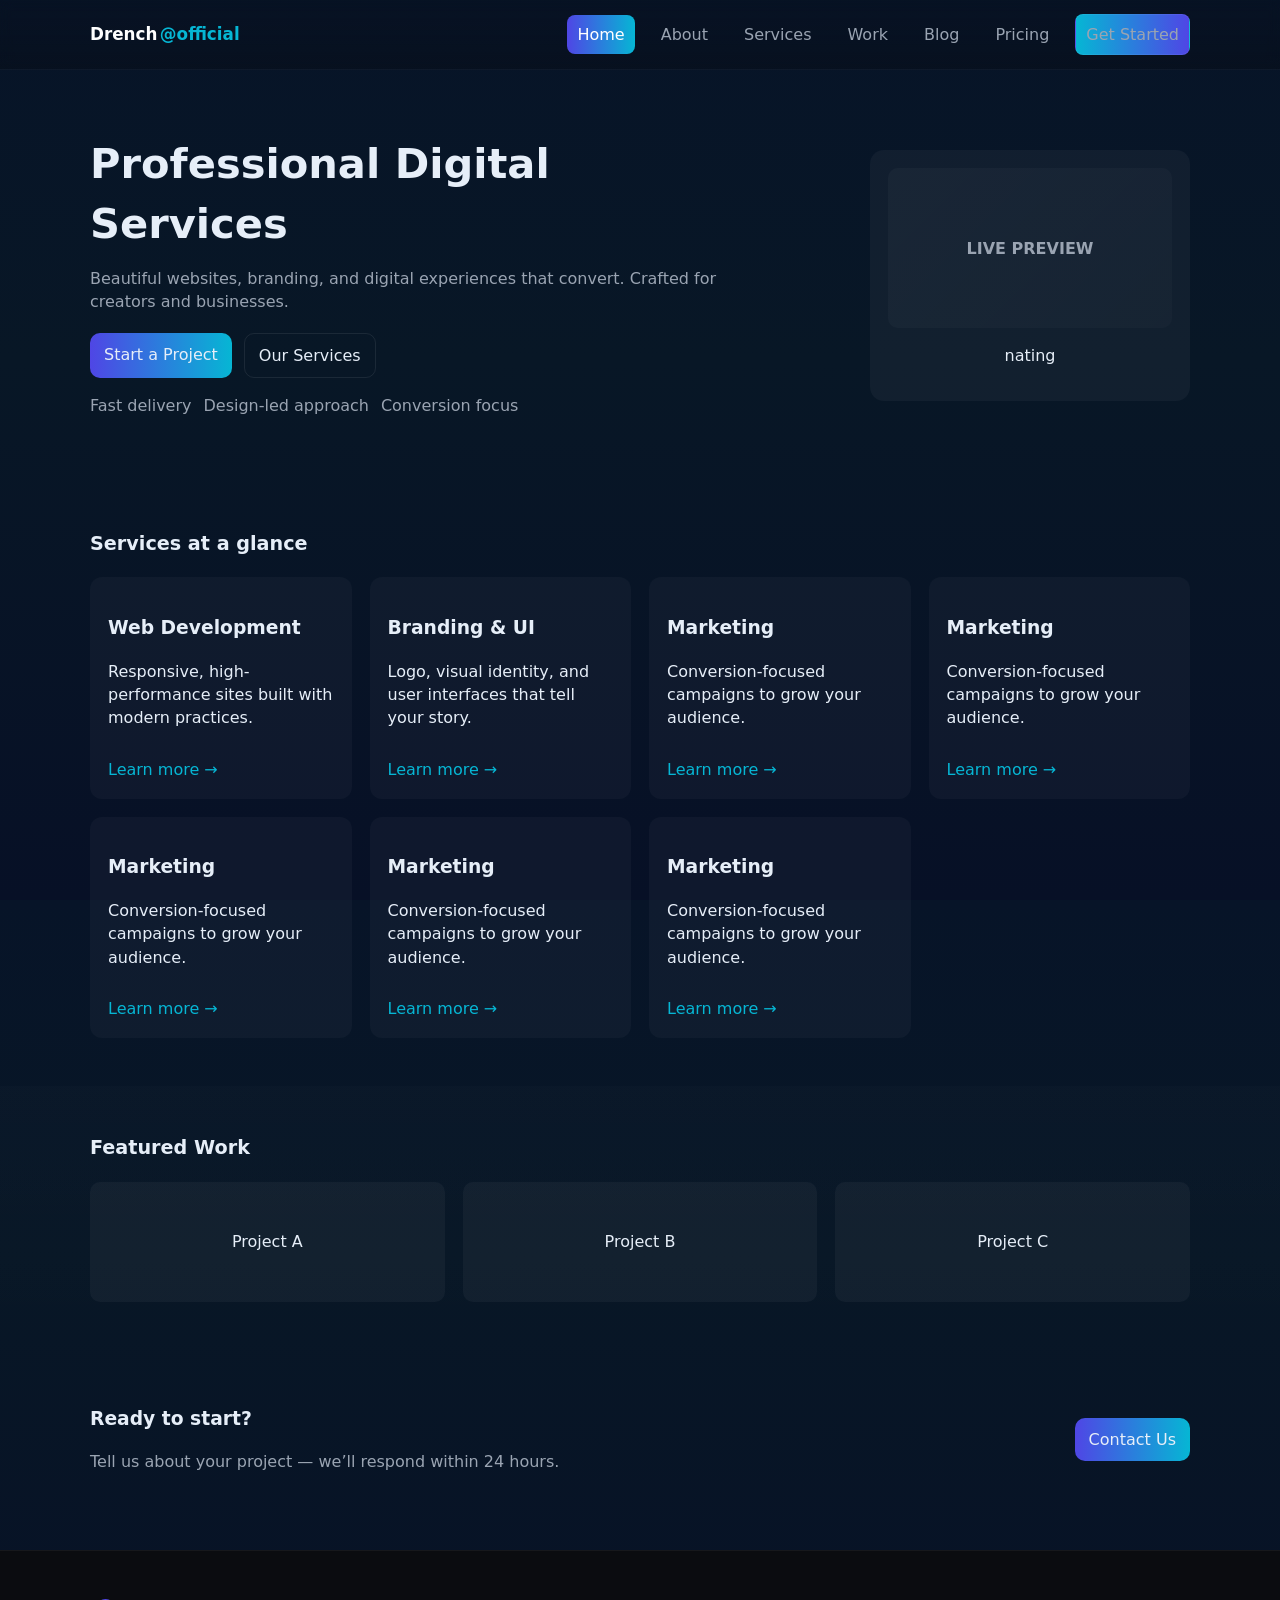
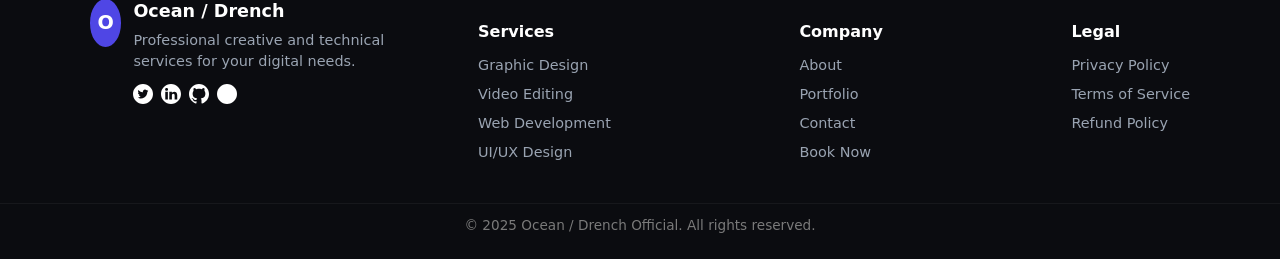
<file: index.html>
<!doctype html>
<html lang="en">
<head>
  <meta charset="utf-8" />
  <meta name="viewport" content="width=device-width,initial-scale=1" />
  <title>Drench@official — Home</title>
  <link rel="stylesheet" href="styles.css">
  <meta name="description" content="Drench@official — Professional Digital Services">
</head>
<body>
  <!-- NAV HEADER (shared across pages) -->
  <header class="site-header">
    <div class="container nav-row">
      <a class="brand" href="index.html">Drench<span class="at">@official</span></a>
      <button id="navToggle" class="nav-toggle" aria-label="Toggle navigation">☰</button>
      <nav id="mainNav" class="nav">
        <a href="index.html">Home</a>
        <a href="about.html">About</a>
        <a href="services.html">Services</a>
        <a href="work.html">Work</a>
         <a href="blog.html" >Blog</a>
        <a href="pricing.html">Pricing</a>
        <a href="contact.html" class="btn btn-cta">Get Started</a>
      </nav>
    </div>
  </header>

  <!-- HERO -->
  <section class="hero">
    <div class="container hero-inner">
      <div class="hero-text">
        <h1>Professional Digital Services</h1>
        <p class="lead">Beautiful websites, branding, and digital experiences that convert. Crafted for creators and businesses.</p>
        <div class="hero-actions">
          <a class="btn btn-primary" href="contact.html">Start a Project</a>
          <a class="btn btn-outline" href="services.html">Our Services</a>
        </div>
        <ul class="features-inline">
          <li>Fast delivery</li>
          <li>Design-led approach</li>
          <li>Conversion focus</li>
        </ul>
      </div>

      <div class="hero-card">
        <div class="card-visual">LIVE PREVIEW</div>
        <p class="small-note">nating</p>
      </div>
    </div>
  </section>

  <!-- QUICK SERVICES -->
  <section class="section">
    <div class="container">
      <h2 class="section-title">Services at a glance</h2>
      <div class="grid services-grid">
        <article class="service">
          <h3>Web Development</h3>
          <p>Responsive, high-performance sites built with modern practices.</p>
          <a class="inline-link" href="services.html#web">Learn more →</a>
        </article>
        <article class="service">
          <h3>Branding & UI</h3>
          <p>Logo, visual identity, and user interfaces that tell your story.</p>
          <a class="inline-link" href="services.html#branding">Learn more →</a>
        </article>
        <article class="service">
          <h3>Marketing</h3>
          <p>Conversion-focused campaigns to grow your audience.</p>
          <a class="inline-link" href="services.html#marketing">Learn more →</a>
        </article>
        <article class="service">
          <h3>Marketing</h3>
          <p>Conversion-focused campaigns to grow your audience.</p>
          <a class="inline-link" href="services.html#marketing">Learn more →</a>
        </article>
        <article class="service">
          <h3>Marketing</h3>
          <p>Conversion-focused campaigns to grow your audience.</p>
          <a class="inline-link" href="services.html#marketing">Learn more →</a>
        </article>
        <article class="service">
          <h3>Marketing</h3>
          <p>Conversion-focused campaigns to grow your audience.</p>
          <a class="inline-link" href="services.html#marketing">Learn more →</a>
        </article>
        <article class="service">
          <h3>Marketing</h3>
          <p>Conversion-focused campaigns to grow your audience.</p>
          <a class="inline-link" href="services.html#marketing">Learn more →</a>
        </article>
        
      </div>
    </div>
  </section>

  <!-- FEATURED WORK -->
  <section class="section alt">
    <div class="container">
      <h2 class="section-title">Featured Work</h2>
      <div class="grid work-grid">
        <a class="work-item" href="work.html#project-a">Project A</a>
        <a class="work-item" href="work.html#project-b">Project B</a>
        <a class="work-item" href="work.html#project-c">Project C</a>
       
      </div>
    </div>

    
  </section>

  <!-- CTA -->
  <section class="section cta-section">
    <div class="container cta-inner">
      <div>
        <h3>Ready to start?</h3>
        <p class="lead">Tell us about your project — we’ll respond within 24 hours.</p>
      </div>
      <div>
        <a href="contact.html" class="btn btn-primary">Contact Us</a>
      </div>
    </div>

    
  </section>

  

  <!-- FOOTER -->
 <footer class="site-footer">
  <div class="container footer-content">
    <div class="footer-brand">
      <div class="logo-circle">O</div>
      <div class="brand-info">
        <h3>Ocean / Drench</h3>
        <p>Professional creative and technical services for your digital needs.</p>
        <div class="social-icons">
          <a href="#" aria-label="Twitter"><img src="images/twitter.svg" alt="Twitter"></a>
          <a href="#" aria-label="LinkedIn"><img src="images/linklend.svg" alt="LinkedIn"></a>
          <a href="#" aria-label="GitHub"><img src="images/github.svg" alt="GitHub"></a>
          <a href="#" aria-label="Email"><img src="images/email.svg" alt="Email"></a>
        </div>
      </div>
    </div>

    <div class="footer-links-group">
      <div class="footer-column">
        <h4>Services</h4>
        <ul>
          <li><a href="services.html#graphic">Graphic Design</a></li>
          <li><a href="services.html#video">Video Editing</a></li>
          <li><a href="services.html#web">Web Development</a></li>
          <li><a href="services.html#ui">UI/UX Design</a></li>
        </ul>
      </div>
      <div class="footer-column">
        <h4>Company</h4>
        <ul>
          <li><a href="about.html">About</a></li>
          <li><a href="work.html">Portfolio</a></li>
          <li><a href="contact.html">Contact</a></li>
          <li><a href="contact.html">Book Now</a></li>
        </ul>
      </div>
      <div class="footer-column">
        <h4>Legal</h4>
        <ul>
          <li><a href="#">Privacy Policy</a></li>
          <li><a href="#">Terms of Service</a></li>
          <li><a href="#">Refund Policy</a></li>
        </ul>
      </div>
    </div>
  </div>

  <div class="footer-bottom">
    © 2025 Ocean / Drench Official. All rights reserved.
  </div>
</footer>


  <script src="script.js"></script>
</body>
</html>
</file>
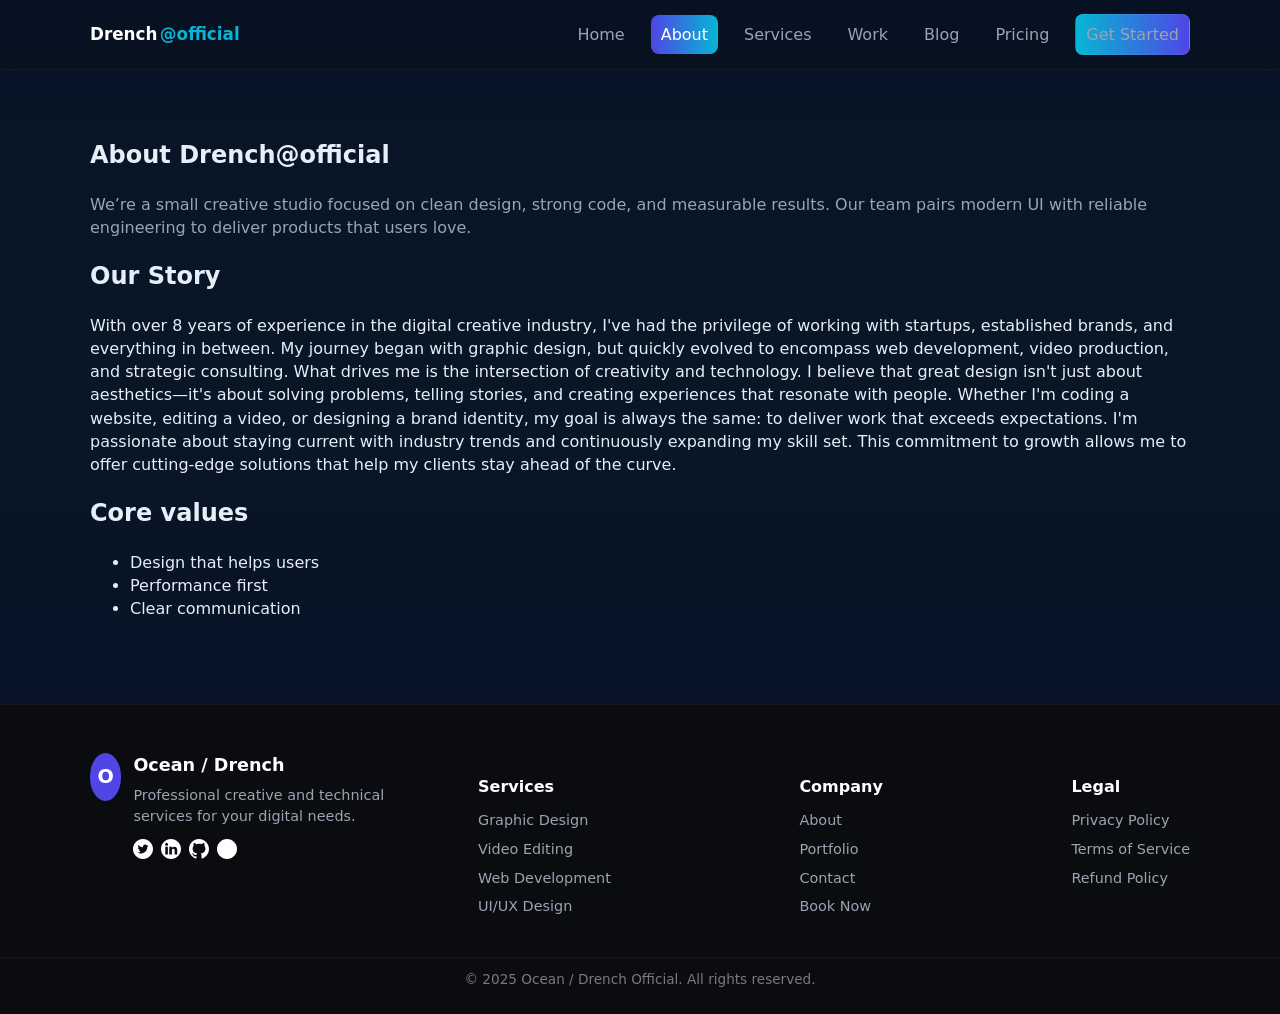
<file: about.html>
<!doctype html>
<html lang="en">
<head>
  <meta charset="utf-8" />
  <meta name="viewport" content="width=device-width,initial-scale=1" />
  <title>About — Drench@official</title>
  <link rel="stylesheet" href="styles.css">
</head>
<body>
  <header class="site-header">
    <div class="container nav-row">
      <a class="brand" href="index.html">Drench<span class="at">@official</span></a>
      <button id="navToggle" class="nav-toggle" aria-label="Toggle navigation">☰</button>
      <nav id="mainNav" class="nav">
         <a href="index.html">Home</a>
        <a href="about.html">About</a>
        <a href="services.html">Services</a>
        <a href="work.html">Work</a>
         <a href="blog.html" >Blog</a>
        <a href="pricing.html">Pricing</a>
        <a href="contact.html" class="btn btn-cta">Get Started</a>
      </nav>
    </div>
  </header>

  <section class="section">
    <div class="container">
      <h1>About Drench@official</h1>
      <p class="lead">We’re a small creative studio focused on clean design, strong code, and measurable results. Our team pairs modern UI with reliable engineering to deliver products that users love.</p>
   <h2>Our Story</h2>
      <p>
With over 8 years of experience in the digital creative industry, I've had the privilege of working with startups, established brands, and everything in between. My journey began with graphic design, but quickly evolved to encompass web development, video production, and strategic consulting.

What drives me is the intersection of creativity and technology. I believe that great design isn't just about aesthetics—it's about solving problems, telling stories, and creating experiences that resonate with people. Whether I'm coding a website, editing a video, or designing a brand identity, my goal is always the same: to deliver work that exceeds expectations.

I'm passionate about staying current with industry trends and continuously expanding my skill set. This commitment to growth allows me to offer cutting-edge solutions that help my clients stay ahead of the curve.
</p>


      <h2>Core values</h2>
      <ul>
        <li>Design that helps users</li>
        <li>Performance first</li>
        <li>Clear communication</li>
      </ul>
    </div>
  </section>

 <footer class="site-footer">
  <div class="container footer-content">
    <div class="footer-brand">
      <div class="logo-circle">O</div>
      <div class="brand-info">
        <h3>Ocean / Drench</h3>
        <p>Professional creative and technical services for your digital needs.</p>
        <div class="social-icons">
          <a href="#" aria-label="Twitter"><img src="images/twitter.svg" alt="Twitter"></a>
          <a href="#" aria-label="LinkedIn"><img src="images/linklend.svg" alt="LinkedIn"></a>
          <a href="#" aria-label="GitHub"><img src="images/github.svg" alt="GitHub"></a>
          <a href="#" aria-label="Email"><img src="images/email.svg" alt="Email"></a>
        </div>
      </div>
    </div>

    <div class="footer-links-group">
      <div class="footer-column">
        <h4>Services</h4>
        <ul>
          <li><a href="services.html#graphic">Graphic Design</a></li>
          <li><a href="services.html#video">Video Editing</a></li>
          <li><a href="services.html#web">Web Development</a></li>
          <li><a href="services.html#ui">UI/UX Design</a></li>
        </ul>
      </div>
      <div class="footer-column">
        <h4>Company</h4>
        <ul>
          <li><a href="about.html">About</a></li>
          <li><a href="work.html">Portfolio</a></li>
          <li><a href="contact.html">Contact</a></li>
          <li><a href="contact.html">Book Now</a></li>
        </ul>
      </div>
      <div class="footer-column">
        <h4>Legal</h4>
        <ul>
          <li><a href="#">Privacy Policy</a></li>
          <li><a href="#">Terms of Service</a></li>
          <li><a href="#">Refund Policy</a></li>
        </ul>
      </div>
    </div>
  </div>

  <div class="footer-bottom">
    © 2025 Ocean / Drench Official. All rights reserved.
  </div>
</footer>


  <script src="script.js"></script>
</body>
</html>
</file>
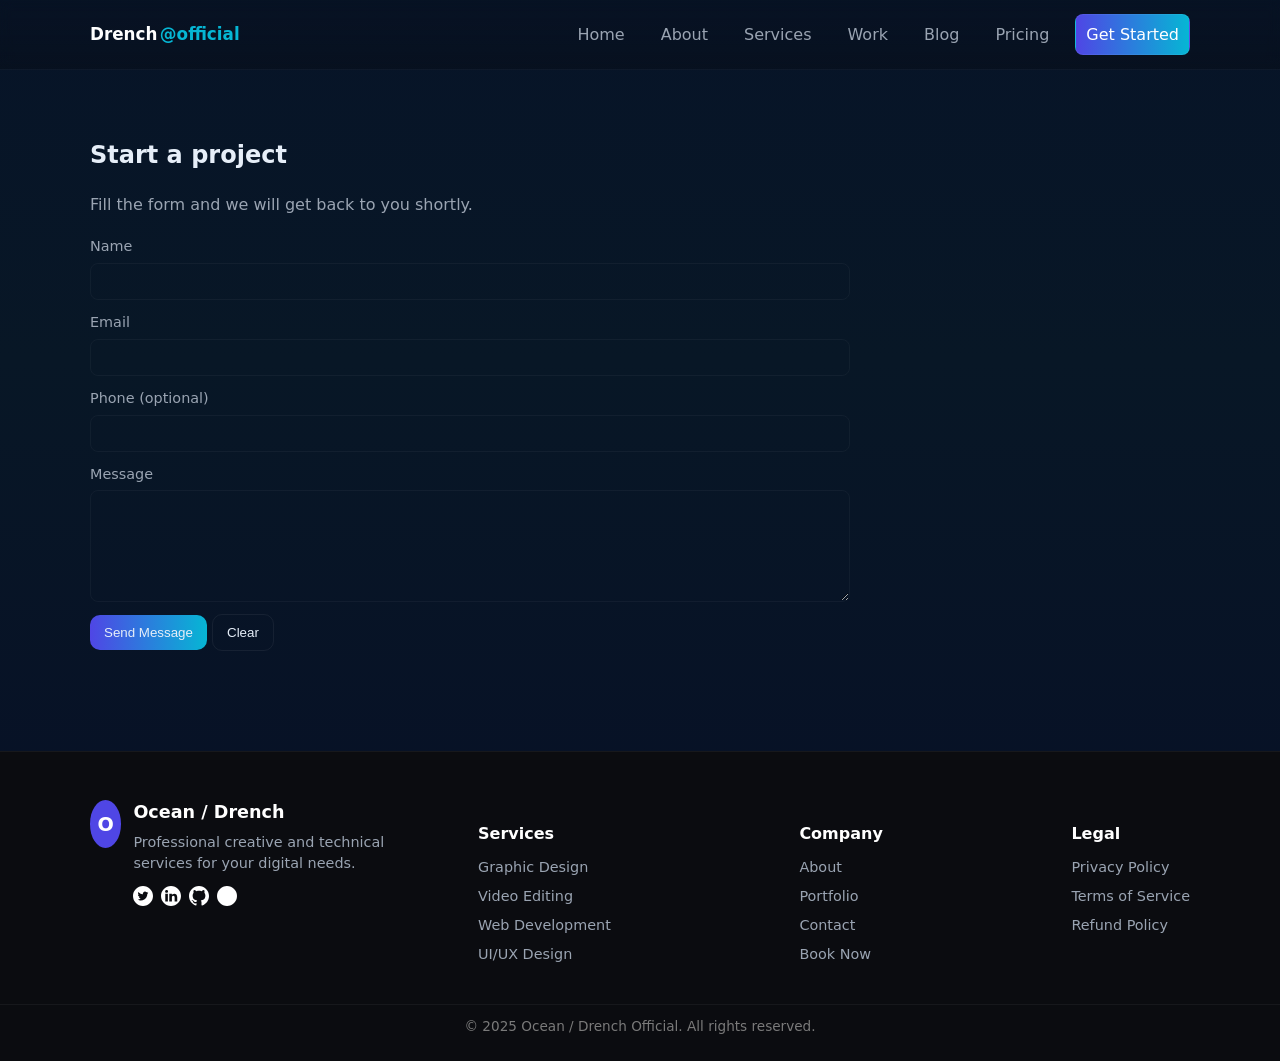
<file: contact.html>
<!doctype html>
<html lang="en">
<head>
  <meta charset="utf-8" />
  <meta name="viewport" content="width=device-width,initial-scale=1" />
  <title>Contact — Drench@official</title>
  <link rel="stylesheet" href="styles.css">
</head>
<body>
  <header class="site-header">
    <div class="container nav-row">
      <a class="brand" href="index.html">Drench<span class="at">@official</span></a>
      <button id="navToggle" class="nav-toggle" aria-label="Toggle navigation">☰</button>
      <nav id="mainNav" class="nav">
        <a href="index.html">Home</a>
        <a href="about.html">About</a>
        <a href="services.html">Services</a>
        <a href="work.html">Work</a>
         <a href="blog.html" >Blog</a>
        <a href="pricing.html">Pricing</a>
        <a href="contact.html" class="btn btn-cta">Get Started</a>
      </nav>
    </div>
  </header>

  <section id="contact" class="section contact-section">
    <div class="container">
      <h1>Start a project</h1>
      <p class="lead">Fill the form and we will get back to you shortly.</p>

      <form id="contactForm" class="contact-form">
        <div class="field-row">
          <label for="name">Name</label>
          <input id="name" name="name" type="text" required>
        </div>
        <div class="field-row">
          <label for="email">Email</label>
          <input id="email" name="email" type="email" required>
        </div>
        <div class="field-row">
          <label for="phone">Phone (optional)</label>
          <input id="phone" name="phone" type="tel">
        </div>
        <div class="field-row">
          <label for="message">Message</label>
          <textarea id="message" name="message" rows="6" required></textarea>
        </div>
        <div class="form-actions">
          <button type="submit" class="btn btn-primary">Send Message</button>
          <button type="button" id="clearBtn" class="btn">Clear</button>
        </div>
      </form>
    </div>
  </section>

  <footer class="site-footer">
  <div class="container footer-content">
    <div class="footer-brand">
      <div class="logo-circle">O</div>
      <div class="brand-info">
        <h3>Ocean / Drench</h3>
        <p>Professional creative and technical services for your digital needs.</p>
        <div class="social-icons">
          <a href="#" aria-label="Twitter"><img src="images/twitter.svg" alt="Twitter"></a>
          <a href="#" aria-label="LinkedIn"><img src="images/linklend.svg" alt="LinkedIn"></a>
          <a href="#" aria-label="GitHub"><img src="images/github.svg" alt="GitHub"></a>
          <a href="#" aria-label="Email"><img src="images/email.svg" alt="Email"></a>
        </div>
      </div>
    </div>

    <div class="footer-links-group">
      <div class="footer-column">
        <h4>Services</h4>
        <ul>
          <li><a href="services.html#graphic">Graphic Design</a></li>
          <li><a href="services.html#video">Video Editing</a></li>
          <li><a href="services.html#web">Web Development</a></li>
          <li><a href="services.html#ui">UI/UX Design</a></li>
        </ul>
      </div>
      <div class="footer-column">
        <h4>Company</h4>
        <ul>
          <li><a href="about.html">About</a></li>
          <li><a href="work.html">Portfolio</a></li>
          <li><a href="contact.html">Contact</a></li>
          <li><a href="contact.html">Book Now</a></li>
        </ul>
      </div>
      <div class="footer-column">
        <h4>Legal</h4>
        <ul>
          <li><a href="privacy.html">Privacy Policy</a></li>
          <li><a href="#">Terms of Service</a></li>
          <li><a href="#">Refund Policy</a></li>
        </ul>
      </div>
    </div>
  </div>

  <div class="footer-bottom">
    © 2025 Ocean / Drench Official. All rights reserved.
  </div>
</footer>


  <script src="script.js"></script>
</body>
</html>
</file>
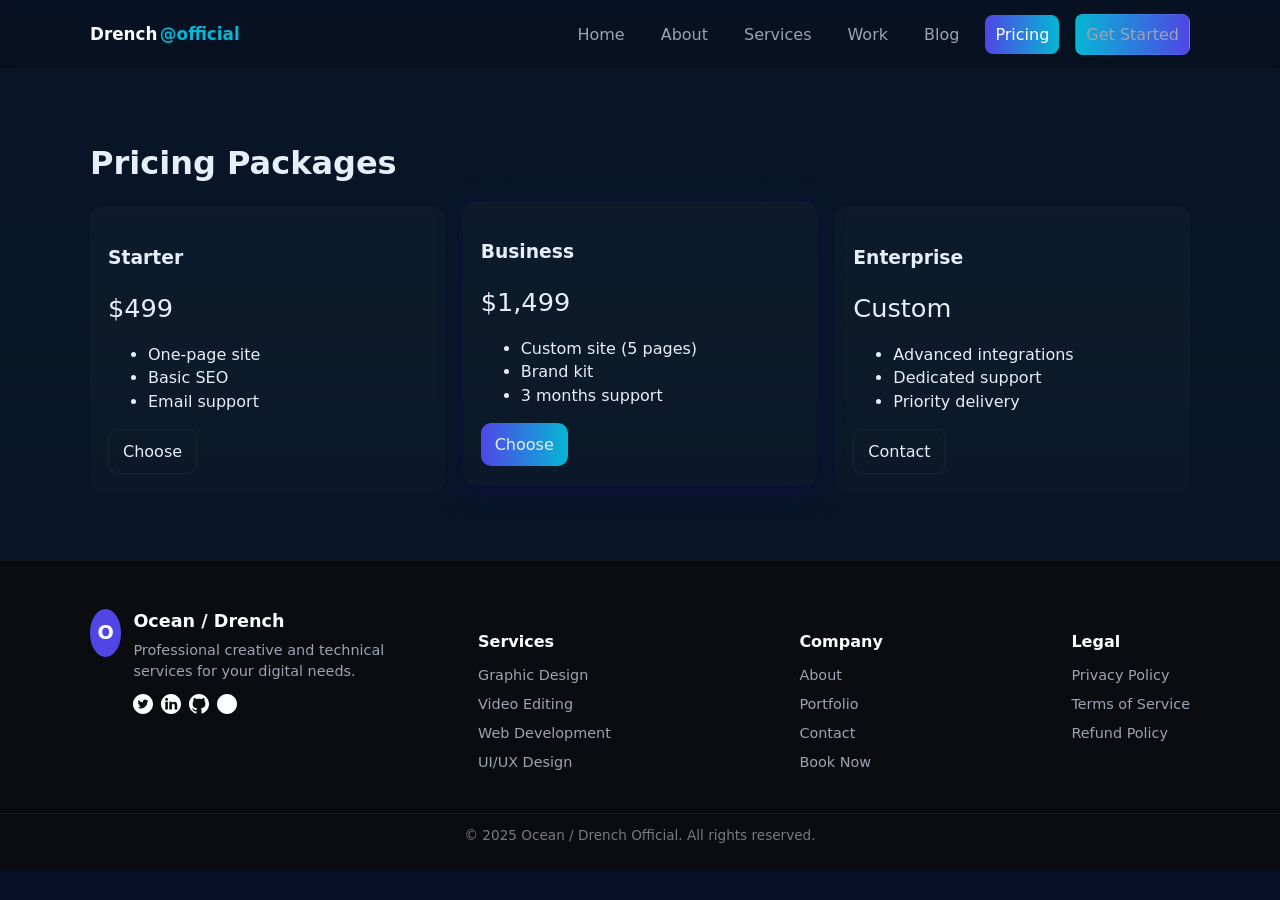
<file: pricing.html>
<!doctype html>
<html lang="en">
<head>
  <meta charset="utf-8" />
  <meta name="viewport" content="width=device-width,initial-scale=1" />
  <title>Pricing — Drench@official</title>
  <link rel="stylesheet" href="styles.css">
</head>
<body>
  <header class="site-header">
    <div class="container nav-row">
      <a class="brand" href="index.html">Drench<span class="at">@official</span></a>
      <button id="navToggle" class="nav-toggle" aria-label="Toggle navigation">☰</button>
      <nav id="mainNav" class="nav">
         <a href="index.html">Home</a>
        <a href="about.html">About</a>
        <a href="services.html">Services</a>
        <a href="work.html">Work</a>
         <a href="blog.html" >Blog</a>
        <a href="pricing.html">Pricing</a>
        <a href="contact.html" class="btn btn-cta">Get Started</a>
      </nav>
    </div>
  </header>

  <main class="section">
    <div class="container">
      <h1>Pricing Packages</h1>
      <div class="grid pricing-grid">
        <div class="price-card">
          <h3>Starter</h3>
          <p class="price">$499</p>
          <ul>
            <li>One-page site</li>
            <li>Basic SEO</li>
            <li>Email support</li>
          </ul>
          <a class="btn" href="contact.html">Choose</a>
        </div>

        <div class="price-card featured">
          <h3>Business</h3>
          <p class="price">$1,499</p>
          <ul>
            <li>Custom site (5 pages)</li>
            <li>Brand kit</li>
            <li>3 months support</li>
          </ul>
          <a class="btn btn-primary" href="contact.html">Choose</a>
        </div>

        <div class="price-card">
          <h3>Enterprise</h3>
          <p class="price">Custom</p>
          <ul>
            <li>Advanced integrations</li>
            <li>Dedicated support</li>
            <li>Priority delivery</li>
          </ul>
          <a class="btn" href="contact.html">Contact</a>
        </div>
      </div>
    </div>
  </main>

 <footer class="site-footer">
  <div class="container footer-content">
    <div class="footer-brand">
      <div class="logo-circle">O</div>
      <div class="brand-info">
        <h3>Ocean / Drench</h3>
        <p>Professional creative and technical services for your digital needs.</p>
        <div class="social-icons">
          <a href="#" aria-label="Twitter"><img src="images/twitter.svg" alt="Twitter"></a>
          <a href="#" aria-label="LinkedIn"><img src="images/linklend.svg" alt="LinkedIn"></a>
          <a href="#" aria-label="GitHub"><img src="images/github.svg" alt="GitHub"></a>
          <a href="#" aria-label="Email"><img src="images/email.svg" alt="Email"></a>
        </div>
      </div>
    </div>

    <div class="footer-links-group">
      <div class="footer-column">
        <h4>Services</h4>
        <ul>
          <li><a href="services.html#graphic">Graphic Design</a></li>
          <li><a href="services.html#video">Video Editing</a></li>
          <li><a href="services.html#web">Web Development</a></li>
          <li><a href="services.html#ui">UI/UX Design</a></li>
        </ul>
      </div>
      <div class="footer-column">
        <h4>Company</h4>
        <ul>
          <li><a href="about.html">About</a></li>
          <li><a href="work.html">Portfolio</a></li>
          <li><a href="contact.html">Contact</a></li>
          <li><a href="contact.html">Book Now</a></li>
        </ul>
      </div>
      <div class="footer-column">
        <h4>Legal</h4>
        <ul>
          <li><a href="#">Privacy Policy</a></li>
          <li><a href="#">Terms of Service</a></li>
          <li><a href="#">Refund Policy</a></li>
        </ul>
      </div>
    </div>
  </div>

  <div class="footer-bottom">
    © 2025 Ocean / Drench Official. All rights reserved.
  </div>
</footer>


  <script src="script.js"></script>
</body>
</html>
</file>
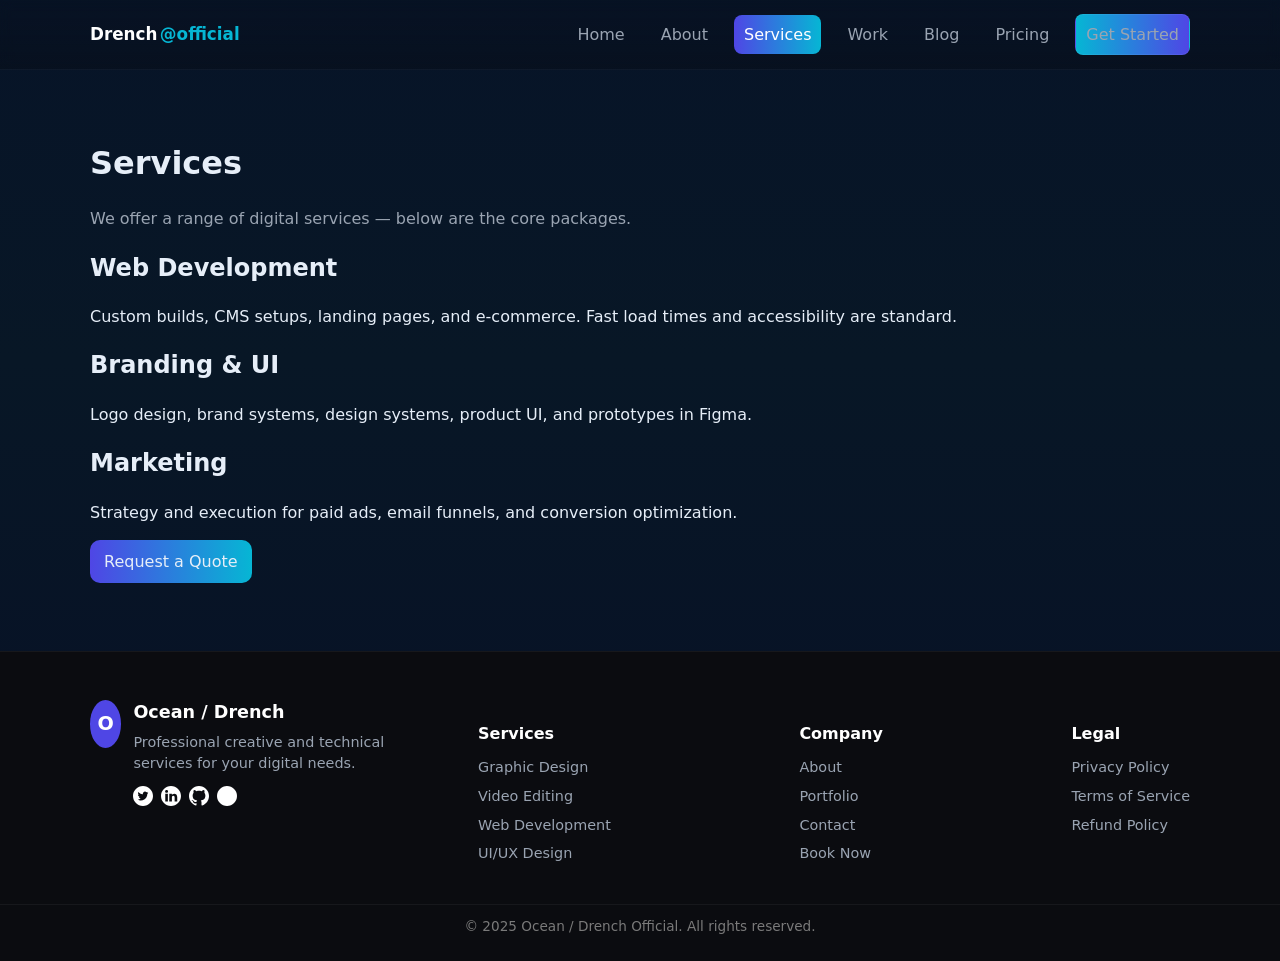
<file: services.html>
<!doctype html>
<html lang="en">
<head>
  <meta charset="utf-8" />
  <meta name="viewport" content="width=device-width,initial-scale=1" />
  <title>Services — Drench@official</title>
  <link rel="stylesheet" href="styles.css">
</head>
<body>
  <header class="site-header">
    <div class="container nav-row">
      <a class="brand" href="index.html">Drench<span class="at">@official</span></a>
      <button id="navToggle" class="nav-toggle" aria-label="Toggle navigation">☰</button>
      <nav id="mainNav" class="nav">
         <a href="index.html">Home</a>
        <a href="about.html">About</a>
        <a href="services.html">Services</a>
        <a href="work.html">Work</a>
         <a href="blog.html" >Blog</a>
        <a href="pricing.html">Pricing</a>
        <a href="contact.html" class="btn btn-cta">Get Started</a>
      </nav>
    </div>
  </header>

  <main class="section">
    <div class="container">
      <h1>Services</h1>
      <p class="lead">We offer a range of digital services — below are the core packages.</p>

      <section id="web" class="service-block">
        <h2>Web Development</h2>
        <p>Custom builds, CMS setups, landing pages, and e-commerce. Fast load times and accessibility are standard.</p>
      </section>

      <section id="branding" class="service-block">
        <h2>Branding & UI</h2>
        <p>Logo design, brand systems, design systems, product UI, and prototypes in Figma.</p>
      </section>

      <section id="marketing" class="service-block">
        <h2>Marketing</h2>
        <p>Strategy and execution for paid ads, email funnels, and conversion optimization.</p>
      </section>

      <div class="service-cta">
        <a class="btn btn-primary" href="contact.html">Request a Quote</a>
      </div>
    </div>
  </main>

 <footer class="site-footer">
  <div class="container footer-content">
    <div class="footer-brand">
      <div class="logo-circle">O</div>
      <div class="brand-info">
        <h3>Ocean / Drench</h3>
        <p>Professional creative and technical services for your digital needs.</p>
        <div class="social-icons">
          <a href="#" aria-label="Twitter"><img src="images/twitter.svg" alt="Twitter"></a>
          <a href="#" aria-label="LinkedIn"><img src="images/linklend.svg" alt="LinkedIn"></a>
          <a href="#" aria-label="GitHub"><img src="images/github.svg" alt="GitHub"></a>
          <a href="#" aria-label="Email"><img src="images/email.svg" alt="Email"></a>
        </div>
      </div>
    </div>

    <div class="footer-links-group">
      <div class="footer-column">
        <h4>Services</h4>
        <ul>
          <li><a href="services.html#graphic">Graphic Design</a></li>
          <li><a href="services.html#video">Video Editing</a></li>
          <li><a href="services.html#web">Web Development</a></li>
          <li><a href="services.html#ui">UI/UX Design</a></li>
        </ul>
      </div>
      <div class="footer-column">
        <h4>Company</h4>
        <ul>
          <li><a href="about.html">About</a></li>
          <li><a href="work.html">Portfolio</a></li>
          <li><a href="contact.html">Contact</a></li>
          <li><a href="contact.html">Book Now</a></li>
        </ul>
      </div>
      <div class="footer-column">
        <h4>Legal</h4>
        <ul>
          <li><a href="privacy.html">Privacy Policy</a></li>
          <li><a href="#">Terms of Service</a></li>
          <li><a href="#">Refund Policy</a></li>
        </ul>
      </div>
    </div>
  </div>

  <div class="footer-bottom">
    © 2025 Ocean / Drench Official. All rights reserved.
  </div>
</footer>


  <script src="script.js"></script>
</body>
</html>
</file>
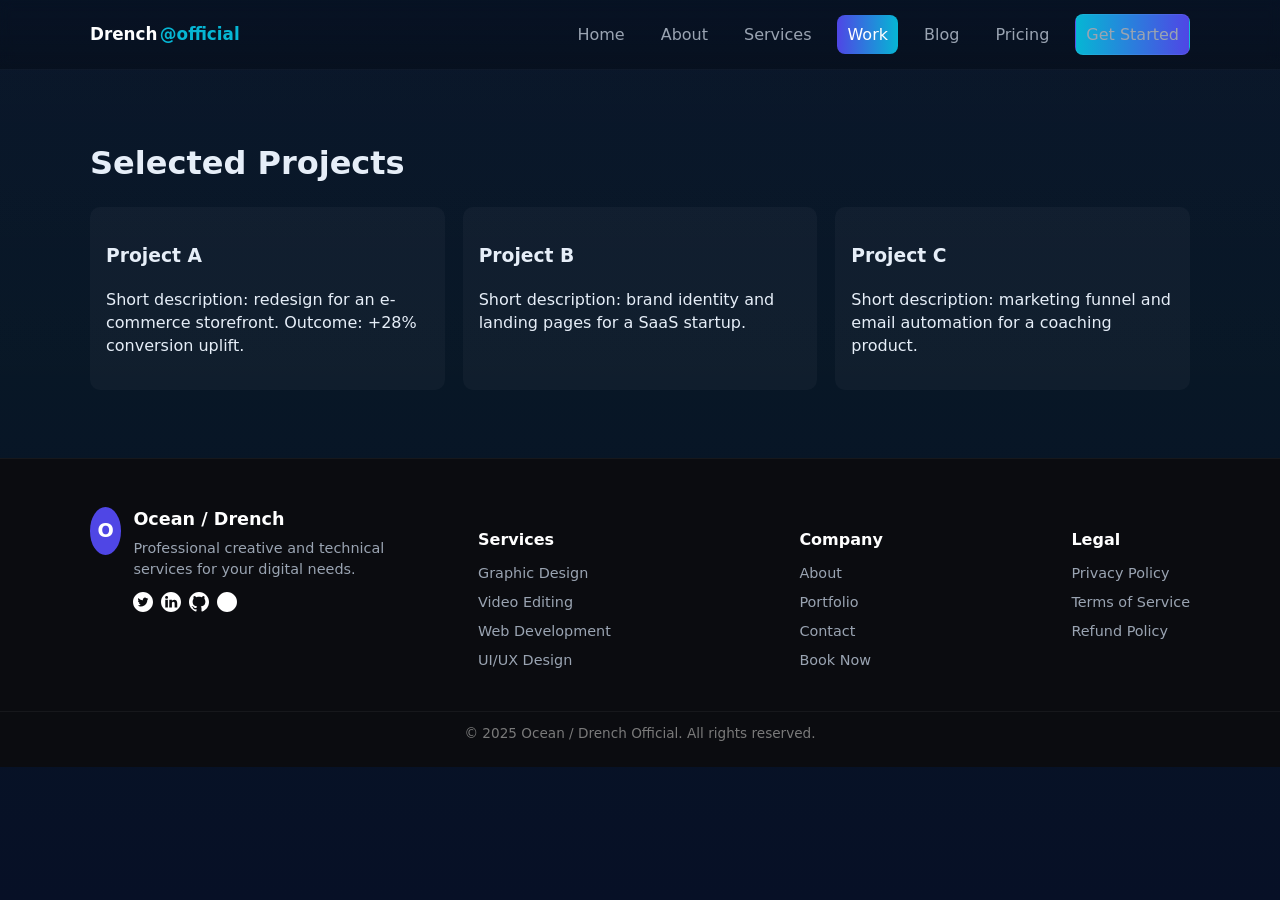
<file: work.html>
<!doctype html>
<html lang="en">
<head>
  <meta charset="utf-8" />
  <meta name="viewport" content="width=device-width,initial-scale=1" />
  <title>Work — Drench@official</title>
  <link rel="stylesheet" href="styles.css">
</head>
<body>
  <header class="site-header">
    <div class="container nav-row">
      <a class="brand" href="index.html">Drench<span class="at">@official</span></a>
      <button id="navToggle" class="nav-toggle" aria-label="Toggle navigation">☰</button>
      <nav id="mainNav" class="nav">
       <a href="index.html">Home</a>
        <a href="about.html">About</a>
        <a href="services.html">Services</a>
        <a href="work.html">Work</a>
         <a href="blog.html" >Blog</a>
        <a href="pricing.html">Pricing</a>
        <a href="contact.html" class="btn btn-cta">Get Started</a>
      </nav>
    </div>
  </header>

  <main class="section alt">
    <div class="container">
      <h1>Selected Projects</h1>
      <div class="grid work-grid">
        <article id="project-a" class="work-detail">
          <h3>Project A</h3>
          <p>Short description: redesign for an e-commerce storefront. Outcome: +28% conversion uplift.</p>
        </article>

        <article id="project-b" class="work-detail">
          <h3>Project B</h3>
          <p>Short description: brand identity and landing pages for a SaaS startup.</p>
        </article>

        <article id="project-c" class="work-detail">
          <h3>Project C</h3>
          <p>Short description: marketing funnel and email automation for a coaching product.</p>
        </article>
      </div>
    </div>
  </main>

 <footer class="site-footer">
  <div class="container footer-content">
    <div class="footer-brand">
      <div class="logo-circle">O</div>
      <div class="brand-info">
        <h3>Ocean / Drench</h3>
        <p>Professional creative and technical services for your digital needs.</p>
        <div class="social-icons">
          <a href="#" aria-label="Twitter"><img src="images/twitter.svg" alt="Twitter"></a>
          <a href="#" aria-label="LinkedIn"><img src="images/linklend.svg" alt="LinkedIn"></a>
          <a href="#" aria-label="GitHub"><img src="images/github.svg" alt="GitHub"></a>
          <a href="#" aria-label="Email"><img src="images/email.svg" alt="Email"></a>
        </div>
      </div>
    </div>

    <div class="footer-links-group">
      <div class="footer-column">
        <h4>Services</h4>
        <ul>
          <li><a href="services.html#graphic">Graphic Design</a></li>
          <li><a href="services.html#video">Video Editing</a></li>
          <li><a href="services.html#web">Web Development</a></li>
          <li><a href="services.html#ui">UI/UX Design</a></li>
        </ul>
      </div>
      <div class="footer-column">
        <h4>Company</h4>
        <ul>
          <li><a href="about.html">About</a></li>
          <li><a href="work.html">Portfolio</a></li>
          <li><a href="contact.html">Contact</a></li>
          <li><a href="contact.html">Book Now</a></li>
        </ul>
      </div>
      <div class="footer-column">
        <h4>Legal</h4>
        <ul>
          <li><a href="#">Privacy Policy</a></li>
          <li><a href="#">Terms of Service</a></li>
          <li><a href="#">Refund Policy</a></li>
        </ul>
      </div>
    </div>
  </div>

  <div class="footer-bottom">
    © 2025 Ocean / Drench Official. All rights reserved.
  </div>
</footer>


  <script src="script.js"></script>
</body>
</html>
</file>
<file: styles.css>
:root{
  --bg: #0f1724;
  --muted: #9aa4b2;
  --accent: #4f46e5;
  --accent-2: #06b6d4;
  --card: rgba(255,255,255,0.04);
  --glass: rgba(255,255,255,0.03);
  --radius: 12px;
  font-family: Inter, system-ui, -apple-system, "Segoe UI", Roboto, "Helvetica Neue", Arial;
}

/* Reset */
*{box-sizing:border-box}
html,body{height:100%}
body{
  margin:0;
  background: linear-gradient(180deg,#071428 0%, #081726 40%, #071026 100%);
  color: #e6eef8;
  -webkit-font-smoothing:antialiased;
  -moz-osx-font-smoothing:grayscale;
  line-height:1.45;
  font-size:16px;
}

/* container */
.container{
  width: min(1100px, 92%);
  margin: 0 auto;
}

/* header/nav */
.site-header{
  position: sticky;
  top:0;
  backdrop-filter: blur(6px);
  background: linear-gradient(0deg, rgba(9,12,20,0.4), rgba(9,12,20,0.2));
  border-bottom:1px solid rgba(255,255,255,0.03);
  z-index:40;
}
.nav-row{
  display:flex;
  gap:1rem;
  align-items:center;
  justify-content:space-between;
  padding:14px 0;
}
.brand{
  font-weight:700;
  color: #fff;
  text-decoration:none;
  font-size:1.05rem;
}
.brand .at{color:var(--accent-2); margin-left:.15rem; font-weight:600;}
.nav{display:flex;gap:1rem;align-items:center}
.nav a{color:var(--muted); text-decoration:none; padding:8px 10px; border-radius:8px}
.nav a:hover{color:#fff; background:var(--glass)}
.nav a.active{color:#fff; background:linear-gradient(90deg,var(--accent),var(--accent-2))}
.nav-toggle{display:none; background:transparent;border:0;color:#fff;font-size:20px}

/* HERO */
.hero{
  padding:64px 0;
}
.hero-inner{
  display:flex;
  gap:28px;
  align-items:center;
  justify-content:space-between;
}
.hero-text{max-width:640px}
.hero-text h1{
  font-size:clamp(1.6rem, 3.6vw, 2.6rem);
  margin:0 0 12px;
}
.lead{color:var(--muted); margin:0 0 20px}
.hero-actions{display:flex;gap:12px}
.btn{
  padding:10px 14px;
  border-radius:10px;
  background:transparent;
  color:#e6eef8;
  border:1px solid rgba(255,255,255,0.06);
  text-decoration:none;
  display:inline-block;
  cursor:pointer;
}
.btn:hover{transform:translateY(-2px)}
.btn-primary{background:linear-gradient(90deg,var(--accent),var(--accent-2)); border:0}
.btn-cta{background:linear-gradient(90deg,var(--accent-2),var(--accent)); color:#fff}
.btn-outline{border:1px solid rgba(255,255,255,0.08)}

/* hero-card placeholder */
.hero-card{
  width:320px;
  min-height:200px;
  background:var(--card);
  border-radius:14px;
  display:flex;
  align-items:center;
  justify-content:center;
  flex-direction:column;
  text-align:center;
  padding:18px;
}
.card-visual{
  width:100%;
  height:160px;
  background:linear-gradient(135deg, rgba(255,255,255,0.03), rgba(255,255,255,0.02));
  border-radius:10px;
  display:flex;
  align-items:center;
  justify-content:center;
  color:var(--muted);
  font-weight:700;
}

/* lists & small things */
.features-inline{display:flex;gap:12px;list-style:none;padding:0;margin:16px 0 0;color:var(--muted)}
.inline-link{display:inline-block;margin-top:12px;color:var(--accent-2);text-decoration:none}

/* sections */
.section{padding:48px 0}
.section.alt{background:linear-gradient(180deg, rgba(255,255,255,0.01), transparent)}
.section-title{font-size:1.2rem;margin:0 0 20px}

/* grids */
.grid{display:grid;gap:18px}
.services-grid{grid-template-columns:repeat(auto-fit,minmax(220px,1fr))}
.service{background:var(--glass); padding:18px; border-radius:12px}
.work-grid{grid-template-columns:repeat(auto-fit,minmax(180px,1fr))}
.work-item{min-height:120px;background:var(--card);display:flex;align-items:center;justify-content:center;border-radius:10px;text-decoration:none;color:inherit;padding:12px}
.work-detail{background:var(--glass);padding:16px;border-radius:10px}

/* pricing */
.pricing-grid{grid-template-columns:repeat(auto-fit,minmax(220px,1fr))}
.price-card{background:linear-gradient(180deg, rgba(255,255,255,0.02), rgba(255,255,255,0.01)); padding:18px;border-radius:12px}
.price-card.featured{box-shadow:0 6px 24px rgba(20,8,80,0.5); transform:translateY(-6px)}
.price-card .price{font-size:1.6rem;margin:8px 0}

/* contact form */
.contact-section{padding-bottom:80px}
.contact-form{max-width:760px}
.field-row{display:flex;flex-direction:column;margin-bottom:12px}
label{font-size:.9rem;color:var(--muted); margin-bottom:6px}
input,textarea{padding:10px;border-radius:8px;border:1px solid rgba(255,255,255,0.04); background:transparent; color:#eaf6ff; outline:none}
input:focus,textarea:focus{box-shadow:0 4px 18px rgba(79,70,229,0.12); border-color:rgba(79,70,229,0.5)}

/* footer */
.site-footer{border-top:1px solid rgba(255,255,255,0.03); padding:18px 0; margin-top:20px}
.footer-row{display:flex;justify-content:space-between;align-items:center;color:var(--muted)}
.nating{font-weight:700;color:var(--accent-2)}

/* CTA section */
.cta-section{padding:36px 0}
.cta-inner{display:flex;justify-content:space-between;align-items:center;gap:12px}

/* responsive */
@media (max-width:900px){
  .hero-inner{flex-direction:column; align-items:stretch}
  .nav{position:fixed; right:14px; top:60px; background:transparent; flex-direction:column; gap:6px; display:none}
  .nav.open{display:flex}
  .nav-toggle{display:block}
  .cta-inner{flex-direction:column;align-items:flex-start}
}


.site-footer{
  background:#0b0c10;
  color:#c0c0c0;
  padding:48px 0 24px;
  font-size:.9rem;
  border-top:1px solid rgba(255,255,255,0.05);
}
.footer-content{
  display:flex;
  flex-wrap:wrap;
  gap:32px;
  justify-content:space-between;
}
.footer-brand{
  display:flex;
  gap:12px;
  flex:1 1 250px;
  min-width:250px;
}
.logo-circle{
  width:48px;
  height:48px;
  background:#4f46e5;
  border-radius:50%;
  display:flex;
  align-items:center;
  justify-content:center;
  font-weight:700;
  font-size:1.2rem;
  color:#fff;
}
.brand-info h3{margin:0 0 6px;color:#fff;font-size:1.1rem}
.brand-info p{margin:0 0 12px;color:#9aa4b2;font-size:.9rem}
.social-icons{display:flex;gap:8px}
.social-icons img{width:20px;height:20px;filter:brightness(0) invert(1);transition:0.2s}
.social-icons a:hover img{filter:brightness(0) invert(0.7)}

.footer-links-group{
  display:flex;
  flex:2 1 500px;
  justify-content:space-between;
  flex-wrap:wrap;
  gap:32px;
}
.footer-column h4{
  margin-bottom:12px;
  color:#fff;
  font-size:1rem;
}
.footer-column ul{list-style:none;padding:0;margin:0}
.footer-column ul li{margin-bottom:8px}
.footer-column ul li a{color:#9aa4b2;text-decoration:none}
.footer-column ul li a:hover{color:#fff;text-decoration:underline}

.footer-bottom{
  text-align:center;
  margin-top:32px;
  color:#7a7a7a;
  font-size:.85rem;
  border-top:1px solid rgba(255,255,255,0.05);
  padding-top:12px;
}

/* responsive */
@media(max-width:900px){
  .footer-content{flex-direction:column;gap:24px}
  .footer-links-group{flex-direction:column;gap:24px}
}
.posts-grid{display:grid;grid-template-columns:1fr 1fr;gap:18px;margin-top:18px}
.post{display:flex;gap:14px;background:var(--card);padding:12px;border-radius:10px;box-shadow:var(--shadow)}
.post img{width:140px;height:100px;object-fit:cover;border-radius:8px}
.meta{color:var(--muted);font-size:13px;margin:6px 0}
</file>
